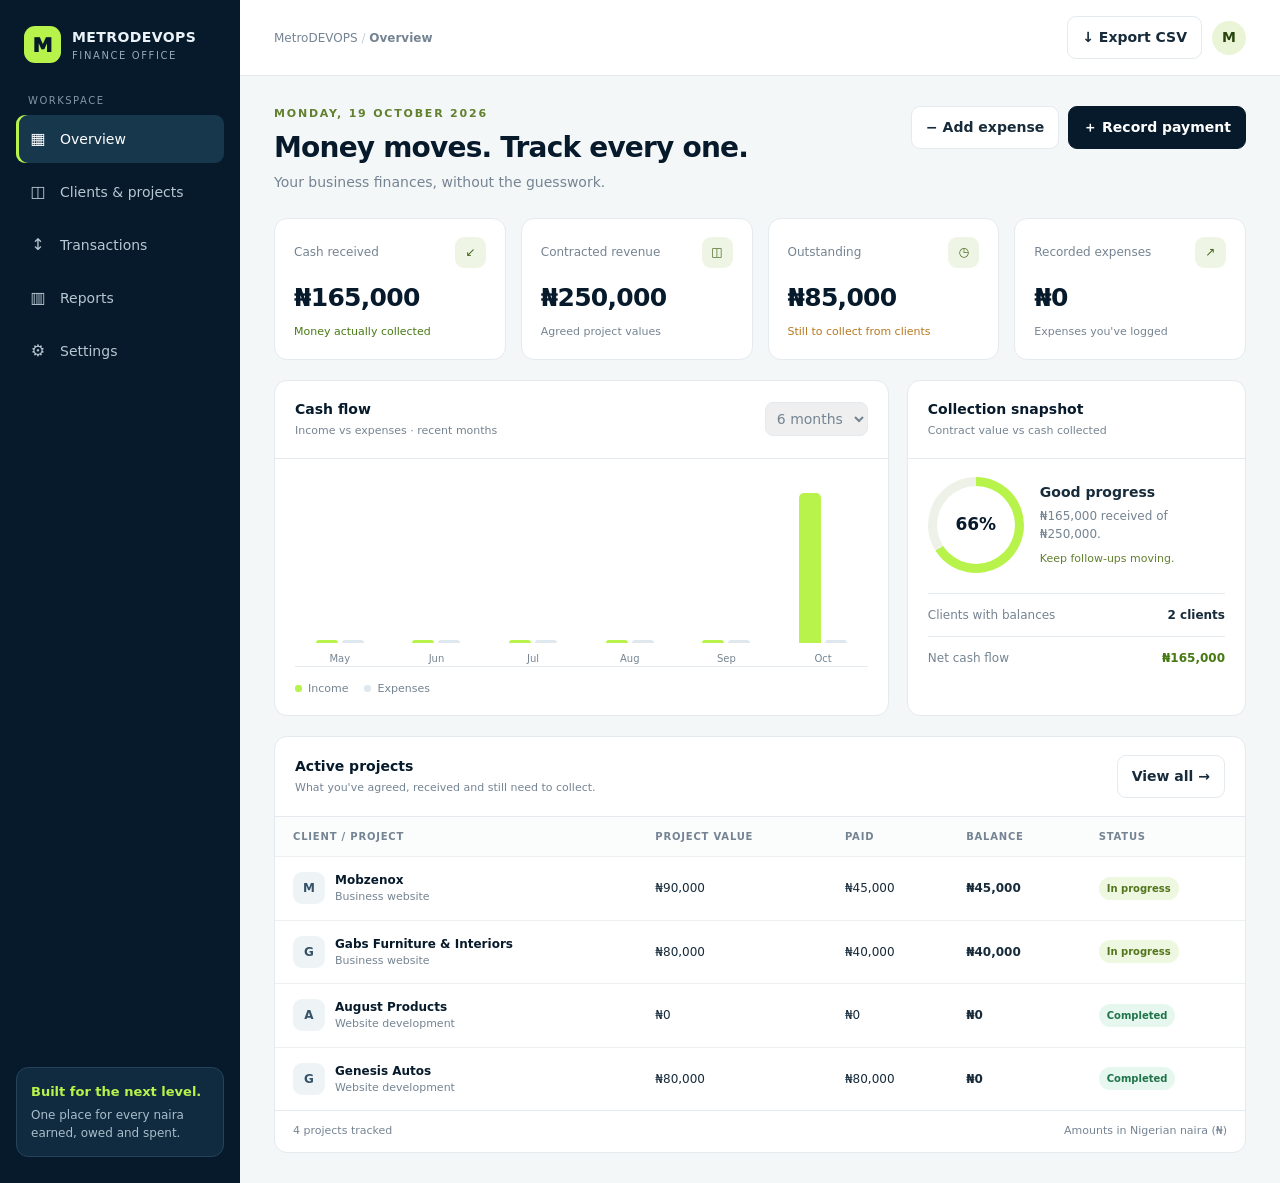
<file: index.html>
<!doctype html>
<html lang="en">
<head>
<meta charset="utf-8"><meta name="viewport" content="width=device-width,initial-scale=1">
<title>MetroDEVOPS Finance</title>
<style>
:root{--navy:#071a2b;--navy2:#102b40;--green:#b7f34a;--cyan:#00d9ff;--paper:#f4f7f8;--ink:#172b3b;--muted:#758492;--line:#e4eaee;--white:#fff;--red:#cf4d4d}*{box-sizing:border-box}body{margin:0;background:var(--paper);color:var(--ink);font:14px/1.5 Inter,ui-sans-serif,system-ui,-apple-system,Segoe UI,sans-serif}button,input,select,textarea{font:inherit}button{cursor:pointer}.app{display:grid;grid-template-columns:240px 1fr;min-height:100vh}.side{background:var(--navy);color:#eaf2f7;padding:26px 16px;display:flex;flex-direction:column;gap:30px}.brand{display:flex;gap:11px;align-items:center;padding:0 8px}.mark{width:37px;height:37px;border-radius:11px;background:var(--green);color:var(--navy);display:grid;place-items:center;font-weight:950;font-size:20px}.brand b{font-size:14px;letter-spacing:.4px}.brand small{display:block;color:#93a9b9;font-size:10px;letter-spacing:1.6px}.navlabel{font-size:10px;color:#8096a6;letter-spacing:1.5px;padding:0 12px;margin-bottom:7px}.nav{display:grid;gap:5px}.nav button{border:0;background:transparent;color:#b7c7d2;text-align:left;padding:12px;border-radius:9px;display:flex;gap:12px;align-items:center}.nav button.active,.nav button:hover{background:#17374d;color:white}.nav button.active{box-shadow:inset 3px 0 var(--green)}.nav .ico{width:20px;text-align:center;font-size:16px}.sidefoot{margin-top:auto;padding:14px;background:#102b40;border:1px solid #244358;border-radius:12px;font-size:12px;color:#a9bdca}.sidefoot strong{color:var(--green);display:block;font-size:13px;margin-bottom:4px}.main{min-width:0}.top{height:76px;background:white;border-bottom:1px solid var(--line);display:flex;align-items:center;justify-content:space-between;padding:0 34px}.crumb{color:var(--muted);font-size:12px}.topright{display:flex;gap:10px;align-items:center}.avatar{width:34px;height:34px;border-radius:50%;background:#eaf4d7;color:#28430d;display:grid;place-items:center;font-weight:800}.content{padding:30px 34px;max-width:1500px;margin:auto}.heading{display:flex;justify-content:space-between;align-items:flex-start;gap:16px;margin-bottom:25px}.eyebrow{font-size:11px;color:#62802e;font-weight:800;letter-spacing:1.8px;text-transform:uppercase}.heading h1{font-size:28px;letter-spacing:-.8px;margin:4px 0 3px;color:var(--navy)}.heading p{margin:0;color:var(--muted)}.btn{border:1px solid var(--line);background:white;padding:10px 14px;border-radius:9px;font-weight:700;color:var(--ink)}.btn.primary{background:var(--navy);border-color:var(--navy);color:white}.btn.lime{background:var(--green);border-color:var(--green);color:var(--navy)}.btn:hover{filter:brightness(.97)}.actions{display:flex;gap:9px;flex-wrap:wrap}.stats{display:grid;grid-template-columns:repeat(4,minmax(0,1fr));gap:15px;margin-bottom:20px}.stat{background:white;border:1px solid var(--line);border-radius:13px;padding:18px 19px;min-width:0}.stathead{display:flex;justify-content:space-between;align-items:center;color:var(--muted);font-size:12px;gap:8px}.staticon{width:31px;height:31px;border-radius:9px;display:grid;place-items:center;background:#eff5e5;color:#45651d}.stat strong{display:block;font-size:25px;letter-spacing:-.7px;color:var(--navy);margin:11px 0 4px;overflow-wrap:anywhere}.stat small{color:var(--muted);font-size:11px}.green{color:#477a14!important}.warn{color:#b7791f!important}.grid2{display:grid;grid-template-columns:minmax(0,1.45fr) minmax(280px,.8fr);gap:18px;margin-bottom:20px}.panel{background:white;border:1px solid var(--line);border-radius:13px;min-width:0}.panelhead{display:flex;justify-content:space-between;align-items:center;gap:12px;padding:18px 20px;border-bottom:1px solid var(--line)}.panelhead h2{font-size:14px;margin:0;color:var(--navy)}.panelhead p{font-size:11px;color:var(--muted);margin:3px 0 0}.panelbody{padding:18px 20px}.chart{height:190px;display:flex;align-items:flex-end;gap:13px;padding:14px 3px 0;border-bottom:1px solid var(--line)}.barcol{flex:1;display:flex;flex-direction:column;align-items:center;justify-content:flex-end;height:100%;gap:8px;min-width:0}.barpair{height:150px;display:flex;align-items:flex-end;gap:4px;width:100%;justify-content:center}.bar{width:min(22px,40%);border-radius:5px 5px 0 0;background:#dfe8ee;min-height:3px}.bar.income{background:var(--green)}.month{font-size:10px;color:var(--muted)}.legend{display:flex;gap:16px;font-size:11px;color:var(--muted);margin-top:14px}.dot{display:inline-block;width:7px;height:7px;border-radius:3px;margin-right:6px;background:var(--green)}.dot.exp{background:#dfe8ee}.goal{display:flex;align-items:center;gap:16px;margin-bottom:20px}.ring{width:96px;height:96px;flex-shrink:0;border-radius:50%;display:grid;place-items:center;background:conic-gradient(var(--green) 0deg,#edf1e8 0deg);position:relative}.ring:before{content:'';position:absolute;inset:9px;border-radius:50%;background:white}.ring span{position:relative;font-size:17px;font-weight:800;color:var(--navy)}.goaltext b{font-size:14px}.goaltext p{color:var(--muted);font-size:12px;margin:4px 0}.goaltext small{font-size:11px;color:#62802e}.minirow{display:flex;justify-content:space-between;border-top:1px solid var(--line);padding:12px 0;font-size:12px}.minirow span{color:var(--muted)}.tablewrap{overflow:auto}table{width:100%;border-collapse:collapse;white-space:nowrap}th{text-align:left;font-size:10px;letter-spacing:.8px;text-transform:uppercase;color:var(--muted);background:#fbfcfc;padding:12px 18px}td{padding:14px 18px;border-top:1px solid #edf0f2;font-size:12px}td strong{color:var(--navy)}.person{display:flex;align-items:center;gap:10px}.personicon{width:32px;height:32px;border-radius:9px;background:#eef3f6;display:grid;place-items:center;font-weight:800;color:#34536a}.pill{display:inline-flex;padding:4px 8px;border-radius:20px;font-size:10px;font-weight:800;background:#eef7df;color:#52751d}.pill.pending{background:#fff2dc;color:#9c6717}.pill.done{background:#e5f7ee;color:#21734a}.money{font-weight:800}.tablefoot{padding:12px 18px;border-top:1px solid var(--line);display:flex;justify-content:space-between;color:var(--muted);font-size:11px}.page{display:none}.page.active{display:block}.toolbar{display:flex;gap:10px;flex-wrap:wrap;margin-bottom:16px}.toolbar input,.toolbar select{border:1px solid var(--line);background:white;padding:10px 12px;border-radius:9px;color:var(--ink)}.toolbar input{min-width:220px;flex:1}.empty{text-align:center;color:var(--muted);padding:35px}.empty b{display:block;color:var(--navy);margin-bottom:5px}.modalback{position:fixed;inset:0;background:#071a2b99;display:none;align-items:center;justify-content:center;padding:20px;z-index:5}.modalback.show{display:flex}.modal{background:white;border-radius:16px;padding:24px;width:min(540px,100%);max-height:90vh;overflow:auto;box-shadow:0 24px 80px #071a2b33}.modalhead{display:flex;justify-content:space-between;align-items:center;margin-bottom:18px}.modalhead h2{margin:0;font-size:19px;color:var(--navy)}.close{border:0;background:#f0f3f5;border-radius:8px;width:32px;height:32px}.formgrid{display:grid;grid-template-columns:1fr 1fr;gap:13px}.field{display:grid;gap:6px}.field.full{grid-column:1/-1}.field label{font-size:11px;font-weight:800;color:#536574}.field input,.field select,.field textarea{width:100%;border:1px solid #dce4e9;padding:11px;border-radius:8px;background:white;min-width:0}.field textarea{min-height:76px;resize:vertical}.formactions{display:flex;justify-content:flex-end;gap:9px;margin-top:20px}.notice{background:#f2f8e8;border:1px solid #e1edcf;border-radius:10px;padding:12px 14px;font-size:12px;color:#4e6828;margin-bottom:18px}.settingsbox{max-width:620px}.toast{position:fixed;right:22px;bottom:22px;background:var(--navy);color:white;padding:13px 18px;border-radius:10px;box-shadow:0 10px 40px #071a2b33;display:none;z-index:8}.toast.show{display:block}.hamb{display:none}@media(max-width:1050px){.stats{grid-template-columns:repeat(2,minmax(0,1fr))}.grid2{grid-template-columns:1fr}.content{padding:24px}.top{padding:0 24px}}@media(max-width:700px){.app{grid-template-columns:1fr}.side{display:none}.top{height:64px;padding:0 16px}.content{padding:20px 14px}.heading{flex-direction:column}.heading h1{font-size:24px}.stats{gap:9px}.stat{padding:13px}.stat strong{font-size:21px}.stathead{font-size:11px}.staticon{width:26px;height:26px}.panelhead,.panelbody{padding:15px}.formgrid{grid-template-columns:1fr}.field.full{grid-column:auto}.topright .btn{padding:8px}.crumb{display:none}}
</style>
</head>
<body>
<div class="app">
<aside class="side"><div class="brand"><div class="mark">M</div><div><b>METRODEVOPS</b><small>FINANCE OFFICE</small></div></div>
<div><div class="navlabel">WORKSPACE</div><nav class="nav">
<button class="active" data-page="overview"><span class="ico">▦</span>Overview</button><button data-page="projects"><span class="ico">◫</span>Clients & projects</button><button data-page="transactions"><span class="ico">↕</span>Transactions</button><button data-page="reports"><span class="ico">▥</span>Reports</button><button data-page="settings"><span class="ico">⚙</span>Settings</button></nav></div>
<div class="sidefoot"><strong>Built for the next level.</strong>One place for every naira earned, owed and spent.</div></aside>
<main class="main"><header class="top"><div class="crumb">MetroDEVOPS <span style="color:#c5cfd5">/</span> <b id="crumb">Overview</b></div><div class="topright"><button class="btn" id="exportTop">↓ Export CSV</button><div class="avatar">M</div></div></header>
<div class="content">
<section class="page active" id="page-overview"><div class="heading"><div><div class="eyebrow">MONDAY, 19 OCTOBER 2026</div><h1>Money moves. Track every one.</h1><p>Your business finances, without the guesswork.</p></div><div class="actions"><button class="btn" id="expenseQuick">− Add expense</button><button class="btn primary" id="incomeQuick">＋ Record payment</button></div></div>
<div class="stats"><div class="stat"><div class="stathead">Cash received <span class="staticon">↙</span></div><strong id="cash">₦85,000</strong><small class="green">Money actually collected</small></div><div class="stat"><div class="stathead">Contracted revenue <span class="staticon">◫</span></div><strong id="contracted">₦170,000</strong><small>Agreed project values</small></div><div class="stat"><div class="stathead">Outstanding <span class="staticon">◷</span></div><strong id="outstanding">₦85,000</strong><small class="warn">Still to collect from clients</small></div><div class="stat"><div class="stathead">Recorded expenses <span class="staticon">↗</span></div><strong id="expenses">₦0</strong><small>Expenses you've logged</small></div></div>
<div class="grid2"><div class="panel"><div class="panelhead"><div><h2>Cash flow</h2><p>Income vs expenses · recent months</p></div><select id="chartPeriod" aria-label="Chart period" style="border:1px solid var(--line);border-radius:8px;padding:7px;color:var(--muted)"><option value="6">6 months</option><option value="4">4 months</option></select></div><div class="panelbody"><div class="chart" id="chart"></div><div class="legend"><span><i class="dot"></i>Income</span><span><i class="dot exp"></i>Expenses</span></div></div></div>
<div class="panel"><div class="panelhead"><div><h2>Collection snapshot</h2><p>Contract value vs cash collected</p></div></div><div class="panelbody"><div class="goal"><div class="ring" id="ring"><span id="ringPct">50%</span></div><div class="goaltext"><b id="goalTitle">Halfway collected</b><p id="goalDesc">₦85,000 received of ₦170,000 agreed.</p><small>Keep follow-ups moving.</small></div></div><div class="minirow"><span>Clients with balances</span><b id="balanceClients">2 clients</b></div><div class="minirow"><span>Net cash flow</span><b id="netcash" class="green">₦85,000</b></div></div></div></div>
<div class="panel"><div class="panelhead"><div><h2>Active projects</h2><p>What you've agreed, received and still need to collect.</p></div><button class="btn" data-goto="projects">View all →</button></div><div class="tablewrap"><table><thead><tr><th>Client / project</th><th>Project value</th><th>Paid</th><th>Balance</th><th>Status</th></tr></thead><tbody id="projectRows"></tbody></table></div><div class="tablefoot"><span id="projectFoot">2 projects tracked</span><span>Amounts in Nigerian naira (₦)</span></div></div>
</section>
<section class="page" id="page-projects"><div class="heading"><div><div class="eyebrow">CLIENT MANAGEMENT</div><h1>Clients & projects</h1><p>Keep project values, deposits and balances in one place.</p></div><button class="btn primary" id="addProject">＋ Add project</button></div><div class="notice">Project value is not the same as cash received. Balances are calculated automatically from each project's recorded payments.</div><div class="toolbar"><input id="projectSearch" placeholder="Search clients or projects…"><select id="projectFilter"><option value="all">All statuses</option><option value="In progress">In progress</option><option value="Completed">Completed</option><option value="Quoted">Quoted</option></select></div><div class="panel"><div class="tablewrap"><table><thead><tr><th>Client / project</th><th>Project value</th><th>Paid</th><th>Balance</th><th>Due date</th><th>Status</th><th></th></tr></thead><tbody id="allProjectRows"></tbody></table></div></div></section>
<section class="page" id="page-transactions"><div class="heading"><div><div class="eyebrow">CASH LEDGER</div><h1>Transactions</h1><p>A clear record of income and spending.</p></div><div class="actions"><button class="btn" id="addExpense">− Add expense</button><button class="btn primary" id="addIncome">＋ Record income</button></div></div><div class="toolbar"><input id="txSearch" placeholder="Search description, client or category…"><select id="txType"><option value="all">All transactions</option><option value="income">Income</option><option value="expense">Expenses</option></select></div><div class="panel"><div class="tablewrap"><table><thead><tr><th>Date</th><th>Description</th><th>Category</th><th>Type</th><th>Amount</th><th></th></tr></thead><tbody id="txRows"></tbody></table></div><div class="tablefoot"><span id="txFoot">Transactions recorded</span><span>Stored in this browser</span></div></div></section>
<section class="page" id="page-reports"><div class="heading"><div><div class="eyebrow">BUSINESS PERFORMANCE</div><h1>Reports</h1><p>Know what came in, what went out and what is still owed.</p></div><button class="btn primary" id="exportReport">↓ Export report CSV</button></div><div class="stats"><div class="stat"><div class="stathead">Total income</div><strong id="reportIncome">₦85,000</strong><small>Recorded receipts</small></div><div class="stat"><div class="stathead">Total expenses</div><strong id="reportExpenses">₦0</strong><small>Recorded outgoings</small></div><div class="stat"><div class="stathead">Net cash flow</div><strong id="reportNet">₦85,000</strong><small>Income minus expenses</small></div><div class="stat"><div class="stathead">Receivables</div><strong id="reportReceivable">₦85,000</strong><small>Unpaid project balances</small></div></div><div class="panel"><div class="panelhead"><div><h2>Project receivables</h2><p>Expected balances are not counted as received income.</p></div></div><div class="tablewrap"><table><thead><tr><th>Client</th><th>Contracted</th><th>Collected</th><th>Receivable</th></tr></thead><tbody id="receivableRows"></tbody></table></div></div></section>
<section class="page" id="page-settings"><div class="heading"><div><div class="eyebrow">PREFERENCES</div><h1>Settings</h1><p>Configure your finance workspace.</p></div></div><div class="panel settingsbox"><div class="panelhead"><h2>Business profile</h2></div><div class="panelbody"><form id="settingsForm"><div class="formgrid"><div class="field full"><label>Business name</label><input id="businessName" value="MetroDEVOPS"></div><div class="field"><label>Currency</label><select disabled><option>Nigerian Naira (₦)</option></select></div><div class="field"><label>Month starts</label><select id="monthStart"><option value="1">1st of each month</option></select></div></div><div class="formactions"><button class="btn primary">Save settings</button></div></form><hr style="border:0;border-top:1px solid var(--line);margin:24px 0"><h3 style="font-size:14px">Your data</h3><p style="color:var(--muted);font-size:12px">This first version saves records in this browser only. Export CSV backups regularly. It is not yet synced across devices or protected by account login.</p><div class="actions"><button class="btn" id="backupBtn">Export all data</button><button class="btn" id="resetBtn" style="color:#b33">Reset sample data</button></div></div></div></section>
</div></main></div>
<div class="modalback" id="modal"><div class="modal"><div class="modalhead"><h2 id="modalTitle">Add project</h2><button class="close" id="closeModal">×</button></div><form id="modalForm"><div class="formgrid" id="modalFields"></div><div class="formactions"><button type="button" class="btn" id="cancelModal">Cancel</button><button class="btn primary" type="submit">Save record</button></div></form></div></div><div class="toast" id="toast"></div>
<script>
const KEY='metrodevops-finance-v1';const today='2026-10-19';const initial={business:'MetroDEVOPS',projects:[{id:1,client:'Mobzenox',name:'Business website',value:90000,status:'In progress',due:'',notes:'Deposit received: ₦45,000',created:today},{id:2,client:'Gabs Furniture & Interiors',name:'Business website',value:80000,status:'In progress',due:'',notes:'Deposit received: ₦40,000',created:today},{id:3,client:'August Products',name:'Website development',value:0,status:'Completed',due:'',notes:'Completed at no charge (free project)',created:today},{id:4,client:'Genesis Autos',name:'Website development',value:80000,status:'Completed',due:'',notes:'Paid in full: ₦80,000 received. Completed project.',created:today}],transactions:[{id:101,date:today,description:'Mobzenox — project deposit',category:'Client payment',type:'income',amount:45000,projectId:1},{id:102,date:today,description:'Gabs Furniture & Interiors — project deposit',category:'Client payment',type:'income',amount:40000,projectId:2},{id:103,date:today,description:'Genesis Autos — final payment (paid in full)',category:'Final payment',type:'income',amount:80000,projectId:4}],nextId:200};
let db;try{db=JSON.parse(localStorage.getItem(KEY))||structuredClone(initial)}catch{db=structuredClone(initial)}
// Add these existing client projects and confirmed payment to saved browsers without overwriting the user's other finance records.
if(!db.projects.some(p=>p.client.toLowerCase()==='august products'))db.projects.push({id:3,client:'August Products',name:'Website development',value:0,status:'Completed',due:'',notes:'Completed at no charge (free project)',created:today});
if(!db.projects.some(p=>p.client.toLowerCase()==='genesis autos'))db.projects.push({id:4,client:'Genesis Autos',name:'Website development',value:80000,status:'Completed',due:'',notes:'Paid in full: ₦80,000 received. Completed project.',created:today});
const genesisProject=db.projects.find(p=>p.client.toLowerCase()==='genesis autos');if(genesisProject){genesisProject.status='Completed';genesisProject.notes='Paid in full: ₦80,000 received. Completed project.';if(!db.transactions.some(t=>t.type==='income'&&Number(t.projectId)===Number(genesisProject.id)&&Number(t.amount)===80000&&/genesis autos/i.test(t.description))){db.transactions.push({id:Math.max(103,...db.transactions.map(t=>Number(t.id||0)+1)),date:today,description:'Genesis Autos — final payment (paid in full)',category:'Final payment',type:'income',amount:80000,projectId:genesisProject.id});}}
db.nextId=Math.max(Number(db.nextId||200),200,...db.projects.map(p=>Number(p.id||0)+1),...db.transactions.map(t=>Number(t.id||0)+1));
const money=n=>'₦'+Number(n||0).toLocaleString('en-NG',{maximumFractionDigits:0});const esc=s=>String(s??'').replace(/[&<>"']/g,c=>({'&':'&amp;','<':'&lt;','>':'&gt;','"':'&quot;',"'":'&#39;'}[c]));const balance=p=>Math.max(0,Number(p.value||0)-paid(p.id));const paid=id=>db.transactions.filter(t=>t.type==='income'&&Number(t.projectId)===Number(id)).reduce((s,t)=>s+Number(t.amount||0),0);const totalIncome=()=>db.transactions.filter(t=>t.type==='income').reduce((s,t)=>s+Number(t.amount||0),0);const totalExpenses=()=>db.transactions.filter(t=>t.type==='expense').reduce((s,t)=>s+Number(t.amount||0),0);const totalContract=()=>db.projects.reduce((s,p)=>s+Number(p.value||0),0);const totalBalance=()=>db.projects.reduce((s,p)=>s+balance(p),0);function save(){localStorage.setItem(KEY,JSON.stringify(db));render()}function toast(s){let t=document.getElementById('toast');t.textContent=s;t.classList.add('show');setTimeout(()=>t.classList.remove('show'),2300)}function dateLabel(d){if(!d)return'—';return new Date(d+'T12:00:00').toLocaleDateString('en-GB',{day:'numeric',month:'short',year:'numeric'})}
function statusPill(s){return '<span class="pill '+(s==='Completed'?'done':s==='Quoted'?'pending':'')+'">'+esc(s)+'</span>'}
function render(){let income=totalIncome(),expenses=totalExpenses(),contract=totalContract(),bal=totalBalance(),pct=contract?Math.round(income/contract*100):0;document.getElementById('cash').textContent=money(income);document.getElementById('contracted').textContent=money(contract);document.getElementById('outstanding').textContent=money(bal);document.getElementById('expenses').textContent=money(expenses);document.getElementById('netcash').textContent=money(income-expenses);document.getElementById('balanceClients').textContent=db.projects.filter(p=>balance(p)>0).length+' client'+(db.projects.filter(p=>balance(p)>0).length===1?'':'s');document.getElementById('ring').style.background='conic-gradient(var(--green) '+pct*3.6+'deg,#edf1e8 0deg)';document.getElementById('ringPct').textContent=pct+'%';document.getElementById('goalTitle').textContent=pct>=100?'Fully collected':pct>=50?'Good progress':'Collection progress';document.getElementById('goalDesc').textContent=money(income)+' received of '+money(contract)+'.';document.getElementById('reportIncome').textContent=money(income);document.getElementById('reportExpenses').textContent=money(expenses);document.getElementById('reportNet').textContent=money(income-expenses);document.getElementById('reportReceivable').textContent=money(bal);document.getElementById('projectFoot').textContent=db.projects.length+' project'+(db.projects.length===1?'':'s')+' tracked';renderProjects();renderTransactions();renderChart();document.getElementById('receivableRows').innerHTML=db.projects.filter(p=>balance(p)>0).map(p=>'<tr><td><strong>'+esc(p.client)+'</strong></td><td>'+money(p.value)+'</td><td>'+money(paid(p.id))+'</td><td class="money">'+money(balance(p))+'</td></tr>').join('')||'<tr><td colspan="4" class="empty">No outstanding balances.</td></tr>';document.getElementById('businessName').value=db.business||'MetroDEVOPS'}
function renderProjects(){let q=(document.getElementById('projectSearch')?.value||'').toLowerCase(),f=document.getElementById('projectFilter')?.value||'all';let list=db.projects.filter(p=>(p.client+' '+p.name).toLowerCase().includes(q)&&(f==='all'||p.status===f));const row=p=>'<tr><td><div class="person"><div class="personicon">'+esc(p.client.slice(0,1).toUpperCase())+'</div><div><strong>'+esc(p.client)+'</strong><div style="color:var(--muted);font-size:11px">'+esc(p.name)+'</div></div></div></td><td>'+money(p.value)+'</td><td>'+money(paid(p.id))+'</td><td class="money">'+money(balance(p))+'</td><td>'+dateLabel(p.due)+'</td><td>'+statusPill(p.status)+'</td><td><button class="btn" onclick="editProject('+p.id+')">Edit</button></td></tr>';document.getElementById('allProjectRows').innerHTML=list.map(row).join('')||'<tr><td colspan="7" class="empty"><b>No projects found</b>Add a client project to get started.</td></tr>';document.getElementById('projectRows').innerHTML=db.projects.slice(0,6).map(p=>'<tr><td><div class="person"><div class="personicon">'+esc(p.client.slice(0,1).toUpperCase())+'</div><div><strong>'+esc(p.client)+'</strong><div style="color:var(--muted);font-size:11px">'+esc(p.name)+'</div></div></div></td><td>'+money(p.value)+'</td><td>'+money(paid(p.id))+'</td><td class="money">'+money(balance(p))+'</td><td>'+statusPill(p.status)+'</td></tr>').join('')||'<tr><td colspan="5" class="empty">No projects yet.</td></tr>'}
function renderTransactions(){let q=(document.getElementById('txSearch')?.value||'').toLowerCase(),f=document.getElementById('txType')?.value||'all';let list=db.transactions.filter(t=>(t.description+' '+t.category).toLowerCase().includes(q)&&(f==='all'||t.type===f)).slice().sort((a,b)=>b.date.localeCompare(a.date));document.getElementById('txRows').innerHTML=list.map(t=>'<tr><td>'+dateLabel(t.date)+'</td><td><strong>'+esc(t.description)+'</strong></td><td>'+esc(t.category)+'</td><td><span class="pill '+(t.type==='expense'?'pending':'done')+'">'+(t.type==='income'?'Income':'Expense')+'</span></td><td class="money" style="color:'+(t.type==='income'?'#397914':'#b44')+'">'+(t.type==='income'?'+':'−')+money(t.amount)+'</td><td><button class="btn" onclick="deleteTx('+t.id+')">Delete</button></td></tr>').join('')||'<tr><td colspan="6" class="empty"><b>No transactions found</b>Record an income or expense to build your ledger.</td></tr>';document.getElementById('txFoot').textContent=list.length+' transaction'+(list.length===1?'':'s')}
function renderChart(){let months=Number(document.getElementById('chartPeriod')?.value||6),arr=[];for(let i=months-1;i>=0;i--){let d=new Date(2026,9-i,1),key=d.getFullYear()+'-'+String(d.getMonth()+1).padStart(2,'0');arr.push({key,label:d.toLocaleDateString('en',{month:'short'}),income:db.transactions.filter(t=>t.type==='income'&&t.date.startsWith(key)).reduce((s,t)=>s+Number(t.amount),0),expense:db.transactions.filter(t=>t.type==='expense'&&t.date.startsWith(key)).reduce((s,t)=>s+Number(t.amount),0)})}let max=Math.max(1,...arr.flatMap(x=>[x.income,x.expense]));document.getElementById('chart').innerHTML=arr.map(x=>'<div class="barcol"><div class="barpair"><div class="bar income" title="Income '+money(x.income)+'" style="height:'+Math.max(x.income?4:2,x.income/max*100)+'%"></div><div class="bar" title="Expenses '+money(x.expense)+'" style="height:'+Math.max(x.expense?4:2,x.expense/max*100)+'%"></div></div><span class="month">'+x.label+'</span></div>').join('')}
function go(page){document.querySelectorAll('.page').forEach(p=>p.classList.toggle('active',p.id==='page-'+page));document.querySelectorAll('.nav button').forEach(b=>b.classList.toggle('active',b.dataset.page===page));document.getElementById('crumb').textContent=({overview:'Overview',projects:'Clients & projects',transactions:'Transactions',reports:'Reports',settings:'Settings'})[page];if(innerWidth<700)window.scrollTo({top:0,behavior:'smooth'})}
document.querySelectorAll('.nav button').forEach(b=>b.onclick=()=>go(b.dataset.page));document.querySelectorAll('[data-goto]').forEach(b=>b.onclick=()=>go(b.dataset.goto));
const modal=document.getElementById('modal'),fields=document.getElementById('modalFields');let mode='',editing=null;
function field(name,label,type='text',value='',opts=[],required=true,full=false){let input=type==='select'?'<select name="'+name+'">'+opts.map(o=>'<option '+(o===value?'selected':'')+'>'+esc(o)+'</option>').join('')+'</select>':'<input name="'+name+'" type="'+type+'" value="'+esc(value)+'" '+(required?'required':'')+'>';return '<div class="field '+(full?'full':'')+'"><label>'+label+'</label>'+input+'</div>'}
function openModal(m,id=null){mode=m;editing=id;let p=id?db.projects.find(x=>x.id===id):{},t=id?db.transactions.find(x=>x.id===id):{};document.getElementById('modalTitle').textContent=m==='project'?(id?'Edit project':'Add client project'):m==='income'?'Record income':'Add expense';if(m==='project'){fields.innerHTML=field('client','Client / business', 'text',p?.client||'')+field('name','Project name','text',p?.name||'Website development')+field('value','Agreed project value (₦)','number',p?.value||'')+field('status','Status','select',p?.status||'In progress',['In progress','Quoted','Completed'])+field('due','Due date','date',p?.due||'',[],false)+field('notes','Notes','text',p?.notes||'',[],false,true)}else{fields.innerHTML=field('date','Transaction date','date',t?.date||today)+field('amount','Amount (₦)','number',t?.amount||'')+field('description','Description','text',t?.description||'',[],true,true)+field('category','Category','select',t?.category||(m==='income'?'Client payment':'Operations'),m==='income'?['Client payment','Deposit','Final payment','Other income']:['Operations','Internet & data','Transport','Software','Marketing','Equipment','Other expense'])+(m==='income'?field('projectId','Link to project','select',t?.projectId?String(t.projectId):'None',['None',...db.projects.map(p=>String(p.id)+' — '+p.client)],false,true):'')}modal.classList.add('show')}
function closeModal(){modal.classList.remove('show')}document.getElementById('closeModal').onclick=closeModal;document.getElementById('cancelModal').onclick=closeModal;modal.onclick=e=>{if(e.target===modal)closeModal()};document.getElementById('addProject').onclick=()=>openModal('project');document.getElementById('addIncome').onclick=()=>openModal('income');document.getElementById('addExpense').onclick=()=>openModal('expense');document.getElementById('incomeQuick').onclick=()=>openModal('income');document.getElementById('expenseQuick').onclick=()=>openModal('expense');window.editProject=id=>openModal('project',id);window.deleteTx=id=>{if(confirm('Delete this transaction? Project balances will update.')){db.transactions=db.transactions.filter(t=>t.id!==id);save();toast('Transaction deleted')}};document.getElementById('modalForm').onsubmit=e=>{e.preventDefault();let d=Object.fromEntries(new FormData(e.target));if(mode==='project'){let obj={id:editing||db.nextId++,client:d.client.trim(),name:d.name.trim(),value:Number(d.value),status:d.status,due:d.due,notes:d.notes,created:today};if(editing)db.projects=db.projects.map(p=>p.id===editing?obj:p);else db.projects.push(obj);toast(editing?'Project updated':'Project added')}else{let projectId=null;if(d.projectId&&d.projectId!=='None')projectId=Number(d.projectId.split(' — ')[0]);db.transactions.push({id:db.nextId++,date:d.date,amount:Number(d.amount),description:d.description.trim(),category:d.category,type:mode,projectId});toast(mode==='income'?'Payment recorded':'Expense recorded')}closeModal();save()};
['projectSearch','projectFilter','txSearch','txType','chartPeriod'].forEach(id=>document.getElementById(id).addEventListener('input',()=>{if(id.startsWith('project'))renderProjects();if(id.startsWith('tx'))renderTransactions();if(id==='chartPeriod')renderChart()}));
function csvCell(v){return '"'+String(v??'').replace(/"/g,'""')+'"'}function download(name,rows){let csv=rows.map(r=>r.map(csvCell).join(',')).join('\r\n'),a=document.createElement('a');a.href=URL.createObjectURL(new Blob(['\ufeff'+csv],{type:'text/csv;charset=utf-8;'}));a.download=name;a.click();URL.revokeObjectURL(a.href);toast('CSV exported')}
function exportAll(){download('metrodevops-finance-transactions.csv',[['Date','Description','Category','Type','Amount (NGN)','Project'],...db.transactions.map(t=>[t.date,t.description,t.category,t.type,t.amount,db.projects.find(p=>p.id===Number(t.projectId))?.client||''])])}document.getElementById('exportTop').onclick=exportAll;document.getElementById('exportReport').onclick=()=>download('metrodevops-finance-report.csv',[['Client','Project','Contracted (NGN)','Collected (NGN)','Outstanding (NGN)','Status'],...db.projects.map(p=>[p.client,p.name,p.value,paid(p.id),balance(p),p.status]),[],['Total income',totalIncome()],['Total expenses',totalExpenses()],['Net cash flow',totalIncome()-totalExpenses()]]);document.getElementById('backupBtn').onclick=()=>download('metrodevops-finance-backup.csv',[['Record type','Data'],['Settings',JSON.stringify({business:db.business})],...db.projects.map(p=>['Project',JSON.stringify(p)]),...db.transactions.map(t=>['Transaction',JSON.stringify(t)])]);document.getElementById('settingsForm').onsubmit=e=>{e.preventDefault();db.business=document.getElementById('businessName').value.trim()||'MetroDEVOPS';save();toast('Settings saved')};document.getElementById('resetBtn').onclick=()=>{if(confirm('Reset all records to the original Mobzenox and Gabs sample data? This removes any changes in this browser.')){db=structuredClone(initial);save();toast('Sample data restored')}};render();
</script></body></html>
</file>
